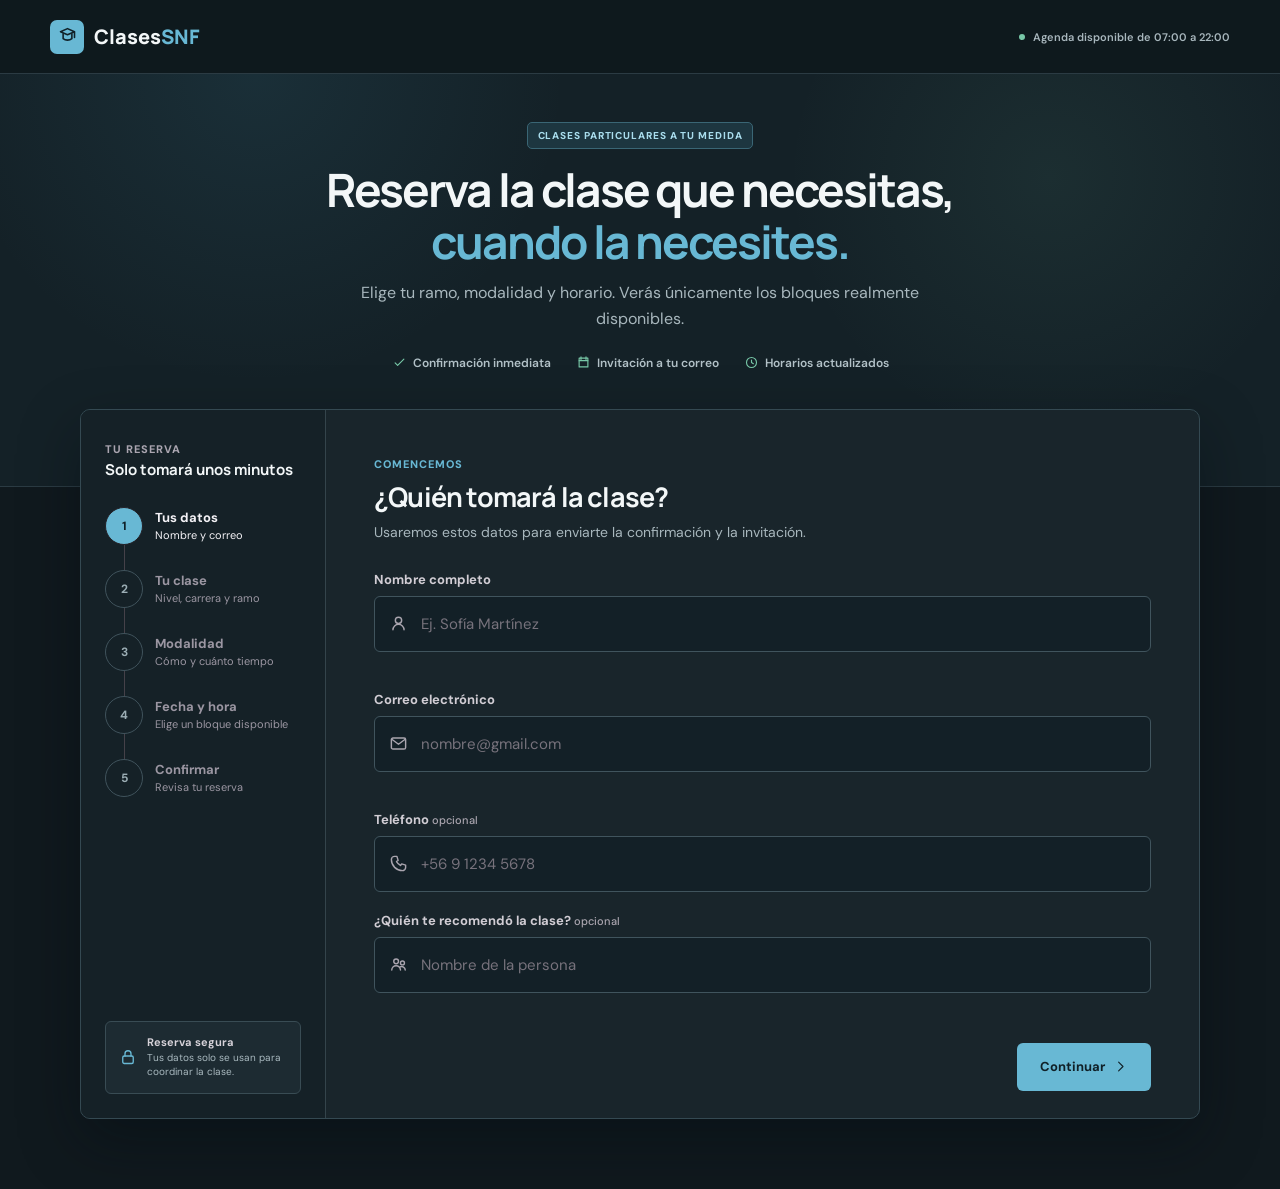
<file: index.html>
<!doctype html>
<html lang="es">
  <head>
    <meta charset="UTF-8" />
    <meta name="viewport" content="width=device-width, initial-scale=1" />
    <meta name="description" content="Reserva una clase particular según tu carrera, ramo y disponibilidad." />
    <title>ClasesSNF · Agenda tu clase</title>
    <link rel="preconnect" href="https://fonts.googleapis.com" />
    <link rel="preconnect" href="https://fonts.gstatic.com" crossorigin />
    <link href="https://fonts.googleapis.com/css2?family=DM+Sans:wght@400;500;600;700&family=Manrope:wght@600;700;800&display=swap" rel="stylesheet" />
    <link rel="stylesheet" href="styles.css?v=20260621-3" />
  </head>
  <body>
    <header class="site-header">
      <a class="brand" href="#" aria-label="ClasesSNF">
        <span class="brand-mark">
          <svg viewBox="0 0 24 24" aria-hidden="true"><path d="M4 6.5 12 3l8 3.5-8 3.5-8-3.5Z"/><path d="M7 9v5.5c2.8 2.2 7.2 2.2 10 0V9M20 7v6"/></svg>
        </span>
        <span>Clases<span>SNF</span></span>
      </a>
      <div class="header-help">
        <span class="status-dot"></span>
        Agenda disponible de 07:00 a 22:00
      </div>
    </header>

    <main>
      <section class="hero">
        <div class="hero-copy">
          <span class="pill">Clases particulares a tu medida</span>
          <h1>Reserva la clase que necesitas, <em>cuando la necesites.</em></h1>
          <p>Elige tu ramo, modalidad y horario. Verás únicamente los bloques realmente disponibles.</p>
          <div class="trust-row">
            <span><svg viewBox="0 0 24 24"><path d="m5 12.5 4 4 10-10"/></svg> Confirmación inmediata</span>
            <span><svg viewBox="0 0 24 24"><path d="M5 5h14v14H5z"/><path d="M8 3v4M16 3v4M5 9h14"/></svg> Invitación a tu correo</span>
            <span><svg viewBox="0 0 24 24"><circle cx="12" cy="12" r="8"/><path d="M12 8v4l3 2"/></svg> Horarios actualizados</span>
          </div>
        </div>
      </section>

      <section class="booking-shell">
        <aside class="steps-panel">
          <div class="steps-intro">
            <span>Tu reserva</span>
            <strong>Solo tomará unos minutos</strong>
          </div>
          <ol class="steps" id="steps">
            <li class="active" data-step-indicator="1"><i>1</i><div><strong>Tus datos</strong><span>Nombre y correo</span></div></li>
            <li data-step-indicator="2"><i>2</i><div><strong>Tu clase</strong><span>Nivel, carrera y ramo</span></div></li>
            <li data-step-indicator="3"><i>3</i><div><strong>Modalidad</strong><span>Cómo y cuánto tiempo</span></div></li>
            <li data-step-indicator="4"><i>4</i><div><strong>Fecha y hora</strong><span>Elige un bloque disponible</span></div></li>
            <li data-step-indicator="5"><i>5</i><div><strong>Confirmar</strong><span>Revisa tu reserva</span></div></li>
          </ol>
          <div class="secure-note">
            <svg viewBox="0 0 24 24"><rect x="5" y="10" width="14" height="10" rx="2"/><path d="M8 10V7a4 4 0 0 1 8 0v3"/></svg>
            <div><strong>Reserva segura</strong><span>Tus datos solo se usan para coordinar la clase.</span></div>
          </div>
        </aside>

        <div class="booking-card">
          <div class="mobile-progress">
            <div><span id="mobileStepLabel">Paso 1 de 5</span><strong id="mobileStepName">Tus datos</strong></div>
            <span id="progressPercent">20%</span>
            <div class="progress-track"><i id="progressBar"></i></div>
          </div>

          <form id="bookingForm" novalidate>
            <section class="form-step active" data-step="1">
              <div class="step-heading">
                <span class="step-kicker">Comencemos</span>
                <h2>¿Quién tomará la clase?</h2>
                <p>Usaremos estos datos para enviarte la confirmación y la invitación.</p>
              </div>
              <div class="field-grid">
                <label class="field full">
                  <span>Nombre completo</span>
                  <div class="input-wrap">
                    <svg viewBox="0 0 24 24"><circle cx="12" cy="8" r="4"/><path d="M5 20a7 7 0 0 1 14 0"/></svg>
                    <input name="name" autocomplete="name" required placeholder="Ej. Sofía Martínez" />
                  </div>
                  <small class="field-error"></small>
                </label>
                <label class="field full">
                  <span>Correo electrónico</span>
                  <div class="input-wrap">
                    <svg viewBox="0 0 24 24"><rect x="3" y="5" width="18" height="14" rx="2"/><path d="m4 7 8 6 8-6"/></svg>
                    <input name="email" type="email" autocomplete="email" required placeholder="nombre@gmail.com" />
                  </div>
                  <small class="field-error"></small>
                </label>
                <label class="field full">
                  <span>Teléfono <b>opcional</b></span>
                  <div class="input-wrap">
                    <svg viewBox="0 0 24 24"><path d="M7 3h3l1.5 5-2 1.5a15 15 0 0 0 5 5l1.5-2L21 14v3c0 2-2 4-4 4A14 14 0 0 1 3 7c0-2 2-4 4-4Z"/></svg>
                    <input name="phone" type="tel" autocomplete="tel" placeholder="+56 9 1234 5678" />
                  </div>
                </label>
                <label class="field full">
                  <span>¿Quién te recomendó la clase? <b>opcional</b></span>
                  <div class="input-wrap">
                    <svg viewBox="0 0 24 24"><circle cx="9" cy="8" r="3"/><circle cx="17" cy="10" r="2.5"/><path d="M3.5 19a5.5 5.5 0 0 1 11 0M14 15a4.5 4.5 0 0 1 6.5 4"/></svg>
                    <input name="referral" placeholder="Nombre de la persona" />
                  </div>
                </label>
              </div>
            </section>

            <section class="form-step" data-step="2">
              <div class="step-heading">
                <span class="step-kicker">Cuéntame qué necesitas</span>
                <h2>Elige tu nivel y ramo</h2>
                <p>Las opciones se adaptarán según estudies en colegio o universidad.</p>
              </div>
              <fieldset class="choice-group">
                <legend>¿Dónde estudias?</legend>
                <div class="choice-grid two">
                  <label class="choice-card">
                    <input type="radio" name="level" value="Colegio" required />
                    <span class="choice-icon coral"><svg viewBox="0 0 24 24"><path d="M4 10 12 5l8 5-8 5-8-5Z"/><path d="M7 13v4c3 2 7 2 10 0v-4"/></svg></span>
                    <span><strong>Colegio</strong><small>Enseñanza básica o media</small></span>
                    <i class="check"></i>
                  </label>
                  <label class="choice-card">
                    <input type="radio" name="level" value="Universidad" required />
                    <span class="choice-icon purple"><svg viewBox="0 0 24 24"><path d="M3 10h18M5 10v8M9 10v8M15 10v8M19 10v8M3 19h18M12 4l9 4H3l9-4Z"/></svg></span>
                    <span><strong>Universidad</strong><small>Carrera técnica o profesional</small></span>
                    <i class="check"></i>
                  </label>
                </div>
                <small class="group-error"></small>
              </fieldset>

              <div id="schoolFields" class="conditional-fields" hidden>
                <label class="field">
                  <span>Curso</span>
                  <select name="schoolGrade">
                    <option value="">Selecciona tu curso</option>
                    <optgroup label="Enseñanza básica">
                      <option>5° básico</option><option>6° básico</option><option>7° básico</option><option>8° básico</option>
                    </optgroup>
                    <optgroup label="Enseñanza media">
                      <option>1° medio</option><option>2° medio</option><option>3° medio</option><option>4° medio</option>
                    </optgroup>
                  </select>
                  <small class="field-error"></small>
                </label>
                <label class="field">
                  <span>Asignatura</span>
                  <select name="schoolSubject">
                    <option value="">Selecciona una asignatura</option>
                    <option>Matemática</option><option>Física</option><option>Química</option><option>Biología</option>
                    <option>Lenguaje</option><option>Inglés</option><option>Historia</option>
                  </select>
                  <small class="field-error"></small>
                </label>
              </div>

              <div id="universityFields" class="conditional-fields" hidden>
                <label class="field">
                  <span>Carrera</span>
                  <select name="career" id="careerSelect">
                    <option value="">Selecciona tu carrera</option>
                    <option value="Ingeniería Civil">Ingeniería Civil</option>
                    <option value="Ingeniería Comercial">Ingeniería Comercial</option>
                  </select>
                  <small class="field-error"></small>
                </label>
                <label class="field">
                  <span>Ramo</span>
                  <select name="subject" id="subjectSelect" disabled>
                    <option value="">Primero selecciona una carrera</option>
                  </select>
                  <small class="field-error"></small>
                </label>
              </div>
              <label class="field topic-field">
                <span>¿Qué contenido necesitas revisar? <b>opcional</b></span>
                <textarea name="topic" rows="3" placeholder="Ej. Derivadas parciales, preparación para una prueba..."></textarea>
              </label>
            </section>

            <section class="form-step" data-step="3">
              <div class="step-heading">
                <span class="step-kicker">Personaliza tu clase</span>
                <h2>¿Cómo prefieres estudiar?</h2>
                <p>Elige una modalidad y la duración que más te acomode.</p>
              </div>
              <fieldset class="choice-group">
                <legend>Tipo de clase</legend>
                <div class="choice-grid two">
                  <label class="choice-card">
                    <input type="radio" name="classType" value="Individual" required />
                    <span class="choice-icon green"><svg viewBox="0 0 24 24"><circle cx="12" cy="8" r="4"/><path d="M5 20a7 7 0 0 1 14 0"/></svg></span>
                    <span><strong>Individual</strong><small>Clase para una persona</small></span>
                    <i class="check"></i>
                  </label>
                  <label class="choice-card">
                    <input type="radio" name="classType" value="Grupal" required />
                    <span class="choice-icon green"><svg viewBox="0 0 24 24"><circle cx="8" cy="8" r="3"/><circle cx="17" cy="9" r="3"/><path d="M2.5 19a5.5 5.5 0 0 1 11 0M13 15a5 5 0 0 1 8.5 4"/></svg></span>
                    <span><strong>Grupal</strong><small>Clase para dos o más personas</small></span>
                    <i class="check"></i>
                  </label>
                </div>
                <small class="group-error"></small>
              </fieldset>

              <div class="group-members" id="groupMembers" hidden>
                <div class="group-members-heading">
                  <div><strong>Correos de los integrantes</strong><span>Todos recibirán la invitación de Calendar.</span></div>
                  <button type="button" id="addMemberButton"><svg viewBox="0 0 24 24"><path d="M12 5v14M5 12h14"/></svg> Agregar correo</button>
                </div>
                <div id="memberEmailList"></div>
                <small class="group-members-error" id="memberEmailsError"></small>
              </div>

              <fieldset class="choice-group">
                <legend>Modalidad</legend>
                <div class="choice-grid three">
                  <label class="choice-card vertical">
                    <input type="radio" name="modality" value="Online" required />
                    <span class="choice-icon blue"><svg viewBox="0 0 24 24"><rect x="3" y="5" width="18" height="13" rx="2"/><path d="M8 21h8M12 18v3"/></svg></span>
                    <span><strong>Online</strong><small>Google Meet</small></span><i class="check"></i>
                  </label>
                  <label class="choice-card vertical">
                    <input type="radio" name="modality" value="Universidad" required />
                    <span class="choice-icon purple"><svg viewBox="0 0 24 24"><path d="M4 20h16M6 20V9l6-4 6 4v11M9 12h6M9 16h6"/></svg></span>
                    <span><strong>Universidad</strong><small>Punto acordado</small></span><i class="check"></i>
                  </label>
                  <label class="choice-card vertical">
                    <input type="radio" name="modality" value="A domicilio" required />
                    <span class="choice-icon green"><svg viewBox="0 0 24 24"><path d="m3 11 9-7 9 7M5 10v10h14V10M9 20v-6h6v6"/></svg></span>
                    <span><strong>A domicilio</strong><small>Voy a tu dirección</small></span><i class="check"></i>
                  </label>
                </div>
                <small class="group-error"></small>
              </fieldset>

              <label class="field location-field" id="universityLocationField" hidden>
                <span>Lugar de la clase en la universidad</span>
                <div class="input-wrap">
                  <svg viewBox="0 0 24 24"><path d="M20 10c0 5-8 11-8 11S4 15 4 10a8 8 0 1 1 16 0Z"/><circle cx="12" cy="10" r="2.5"/></svg>
                  <select name="universityLocation">
                    <option value="">Selecciona una biblioteca</option>
                    <option>Biblioteca Edificio A</option>
                    <option>Biblioteca Edificio F</option>
                    <option>Biblioteca Edificio C</option>
                  </select>
                </div>
                <small class="field-error"></small>
                <div class="important-notice location-note">
                  <svg viewBox="0 0 24 24"><circle cx="12" cy="12" r="9"/><path d="M12 11v5M12 8h.01"/></svg>
                  <span><strong>Importante</strong>Esta es la ubicación ideal, pero está sujeta a disponibilidad.</span>
                </div>
              </label>

              <label class="field location-field" id="homeLocationField" hidden>
                <span>Dirección de la clase</span>
                <div class="input-wrap">
                  <svg viewBox="0 0 24 24"><path d="M20 10c0 5-8 11-8 11S4 15 4 10a8 8 0 1 1 16 0Z"/><circle cx="12" cy="10" r="2.5"/></svg>
                  <input name="homeLocation" placeholder="Calle, número y comuna" />
                </div>
                <small class="field-error"></small>
              </label>
              <div class="travel-quote" id="travelQuote" hidden>
                <svg viewBox="0 0 24 24"><path d="M4 17h16M6 17l1-7h10l1 7M8 10l1-3h6l1 3M7 20h.01M17 20h.01"/></svg>
                <div><span>Costo adicional por clase a domicilio</span><strong id="travelQuotePrice"></strong><small id="travelQuoteDetail"></small></div>
              </div>

              <fieldset class="choice-group duration-group">
                <legend>Duración</legend>
                <div class="duration-grid" id="durationGrid">
                  <label><input type="radio" name="duration" value="60" required /><span><strong>1 hora</strong><small data-price="60">$15.000</small></span></label>
                  <label><input type="radio" name="duration" value="90" required /><span><strong>1,5 horas</strong><small data-price="90">$22.500</small></span></label>
                  <label><input type="radio" name="duration" value="120" required /><span><strong>2 horas</strong><small data-price="120">$30.000</small></span></label>
                </div>
                <p class="price-note">Valor base: <strong>$15.000 por hora</strong>. El total se muestra antes de confirmar.</p>
                <small class="group-error"></small>
              </fieldset>
            </section>

            <section class="form-step schedule-step" data-step="4">
              <div class="step-heading">
                <span class="step-kicker">Horarios disponibles</span>
                <h2>Elige el día y la hora</h2>
                <p>Solo mostramos bloques compatibles con la duración elegida y la agenda actual.</p>
              </div>
              <div class="schedule-layout">
                <div class="calendar">
                  <div class="calendar-header">
                    <button type="button" id="previousMonth" aria-label="Mes anterior"><svg viewBox="0 0 24 24"><path d="m15 5-7 7 7 7"/></svg></button>
                    <strong id="monthTitle"></strong>
                    <button type="button" id="nextMonth" aria-label="Mes siguiente"><svg viewBox="0 0 24 24"><path d="m9 5 7 7-7 7"/></svg></button>
                  </div>
                  <div class="weekdays"><span>Lun</span><span>Mar</span><span>Mié</span><span>Jue</span><span>Vie</span><span>Sáb</span><span>Dom</span></div>
                  <div class="calendar-days" id="calendarDays"></div>
                  <div class="calendar-legend"><i></i> Día con horarios disponibles</div>
                </div>
                <div class="time-panel">
                  <div class="time-heading">
                    <div><span>Horarios para</span><strong id="selectedDateLabel">Selecciona un día</strong></div>
                    <button type="button" id="refreshAvailability" title="Actualizar disponibilidad"><svg viewBox="0 0 24 24"><path d="M20 11a8 8 0 1 0-2 5.5M20 5v6h-6"/></svg></button>
                  </div>
                  <div class="availability-status" id="availabilityStatus"></div>
                  <div class="time-slots" id="timeSlots">
                    <div class="slot-placeholder"><svg viewBox="0 0 24 24"><path d="M5 5h14v14H5zM8 3v4M16 3v4M5 9h14"/></svg><span>Selecciona una fecha para ver las horas.</span></div>
                  </div>
                </div>
              </div>
              <div class="multi-booking-bar">
                <div><strong>¿Quieres agendar más de una?</strong><span>Selecciona un horario y agrégalo. Luego puedes elegir otra fecha.</span></div>
                <button type="button" id="addSessionButton" disabled><svg viewBox="0 0 24 24"><path d="M12 5v14M5 12h14"/></svg> Agregar esta clase</button>
              </div>
              <div class="selected-sessions" id="selectedSessions" hidden>
                <div class="selected-sessions-heading"><strong>Clases seleccionadas</strong><span id="selectedSessionsCount"></span></div>
                <div id="selectedSessionsList"></div>
              </div>
              <small class="schedule-error" id="scheduleError"></small>
            </section>

            <section class="form-step" data-step="5">
              <div class="step-heading">
                <span class="step-kicker">Ya casi está</span>
                <h2>Revisa y confirma tu clase</h2>
                <p>Al confirmar recibirás una invitación de Google Calendar en tu correo.</p>
              </div>
              <div class="summary-card">
                <div class="summary-main">
                  <span class="summary-date"><strong id="summaryDay"></strong><small id="summaryMonth"></small></span>
                  <div><span id="summarySubject"></span><h3 id="summaryTitle"></h3><p id="summaryDateTime"></p></div>
                </div>
                <div class="summary-sessions" id="summarySessions" hidden></div>
                <div class="summary-grid">
                  <div><svg viewBox="0 0 24 24"><circle cx="12" cy="12" r="8"/><path d="M12 8v4l3 2"/></svg><span>Duración<strong id="summaryDuration"></strong></span></div>
                  <div><svg viewBox="0 0 24 24"><path d="M20 10c0 5-8 11-8 11S4 15 4 10a8 8 0 1 1 16 0Z"/><circle cx="12" cy="10" r="2.5"/></svg><span>Modalidad<strong id="summaryModality"></strong></span></div>
                  <div><svg viewBox="0 0 24 24"><circle cx="12" cy="8" r="4"/><path d="M5 20a7 7 0 0 1 14 0"/></svg><span>Estudiante<strong id="summaryStudent"></strong></span></div>
                  <div><svg viewBox="0 0 24 24"><circle cx="8" cy="8" r="3"/><circle cx="17" cy="9" r="3"/><path d="M2.5 19a5.5 5.5 0 0 1 11 0M13 15a5 5 0 0 1 8.5 4"/></svg><span>Tipo de clase<strong id="summaryClassType"></strong></span></div>
                  <div><svg viewBox="0 0 24 24"><rect x="3" y="5" width="18" height="14" rx="2"/><path d="m4 7 8 6 8-6"/></svg><span>Invitación a<strong id="summaryEmail"></strong></span></div>
                </div>
                <div class="summary-breakdown" id="summaryTravelBreakdown" hidden><span>Clase</span><strong id="summaryBasePrice"></strong><span>Adicional a domicilio</span><strong id="summaryTravelPrice"></strong></div>
                <div class="summary-total"><span>Total de la clase<small>Clase y traslado, cuando corresponda</small></span><strong id="summaryPrice"></strong></div>
              </div>
              <label class="terms"><input type="checkbox" name="terms" required /><i></i><span>Confirmo que los datos son correctos y acepto que me contacten para coordinar esta clase.</span></label>
              <small class="terms-error"></small>
              <div class="calendar-notice"><svg viewBox="0 0 24 24"><path d="M5 5h14v14H5zM8 3v4M16 3v4M5 9h14"/><path d="m9 14 2 2 4-4"/></svg><span>La reserva se agregará automáticamente al calendario y recibirás la invitación en <strong id="noticeEmail"></strong>.</span></div>
            </section>

            <div class="form-alert" id="formAlert" role="alert"></div>
            <div class="form-actions">
              <button class="button back" id="backButton" type="button" hidden><svg viewBox="0 0 24 24"><path d="m15 5-7 7 7 7"/></svg> Atrás</button>
              <span></span>
              <button class="button primary" id="nextButton" type="button">Continuar <svg viewBox="0 0 24 24"><path d="m9 5 7 7-7 7"/></svg></button>
              <button class="button primary confirm" id="submitButton" type="submit" hidden>Confirmar reserva <svg viewBox="0 0 24 24"><path d="m5 12.5 4 4 10-10"/></svg></button>
            </div>
          </form>
        </div>
      </section>
    </main>

    <dialog id="successDialog" class="success-dialog">
      <div class="success-icon"><svg viewBox="0 0 24 24"><path d="m5 12.5 4 4 10-10"/></svg></div>
      <span class="step-kicker">Reserva confirmada</span>
      <h2>¡Tu clase quedó agendada!</h2>
      <p id="successMessage"></p>
      <div class="success-details" id="successDetails"></div>
      <a class="button calendar-link" id="calendarLink" target="_blank" rel="noopener" hidden>Ver evento en Google Calendar</a>
      <button class="button primary" id="newBookingButton" type="button">Agendar otra clase</button>
    </dialog>

    <div class="toast" id="toast" role="status"></div>
    <script src="app.js?v=20260621-3"></script>
  </body>
</html>
</file>
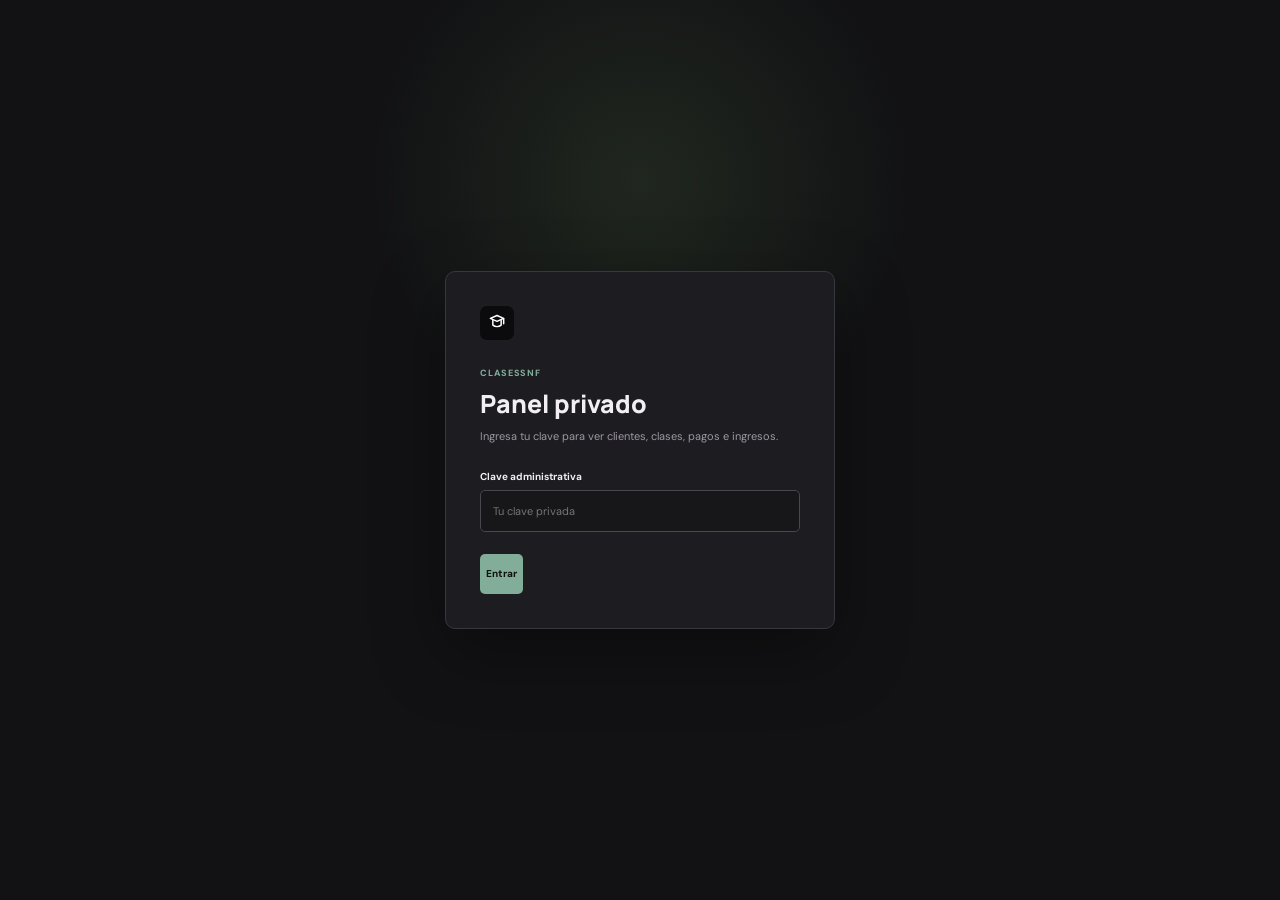
<file: admin.html>
<!doctype html>
<html lang="es">
  <head>
    <meta charset="UTF-8" />
    <meta name="viewport" content="width=device-width, initial-scale=1" />
    <meta name="robots" content="noindex,nofollow" />
    <title>ClasesSNF · Panel privado</title>
    <link rel="preconnect" href="https://fonts.googleapis.com" />
    <link rel="preconnect" href="https://fonts.gstatic.com" crossorigin />
    <link href="https://fonts.googleapis.com/css2?family=DM+Sans:wght@400;500;600;700&family=Manrope:wght@600;700;800&display=swap" rel="stylesheet" />
    <link rel="stylesheet" href="admin.css?v=20260625-1" />
  </head>
  <body>
    <div class="login-screen" id="loginScreen">
      <form class="login-card" id="loginForm">
        <span class="logo"><svg viewBox="0 0 24 24"><path d="M4 6.5 12 3l8 3.5-8 3.5-8-3.5Z"/><path d="M7 9v5.5c2.8 2.2 7.2 2.2 10 0V9M20 7v6"/></svg></span>
        <span class="eyebrow">ClasesSNF</span>
        <h1>Panel privado</h1>
        <p>Ingresa tu clave para ver clientes, clases, pagos e ingresos.</p>
        <label><span>Clave administrativa</span><input id="adminKey" type="password" required autocomplete="current-password" placeholder="Tu clave privada" /></label>
        <small id="loginError"></small>
        <button type="submit">Entrar</button>
      </form>
    </div>

    <div class="dashboard" id="dashboard" hidden>
      <aside class="sidebar">
        <a class="brand" href="index.html"><span class="logo"><svg viewBox="0 0 24 24"><path d="M4 6.5 12 3l8 3.5-8 3.5-8-3.5Z"/><path d="M7 9v5.5c2.8 2.2 7.2 2.2 10 0V9M20 7v6"/></svg></span><span>ClasesSNF</span></a>
        <nav>
          <button class="active" data-section="overview"><svg viewBox="0 0 24 24"><path d="M4 13h6V4H4v9ZM14 20h6v-9h-6v9ZM4 20h6v-3H4v3ZM14 7h6V4h-6v3Z"/></svg>Resumen</button>
          <button data-section="upcoming"><svg viewBox="0 0 24 24"><rect x="4" y="5" width="16" height="15" rx="2"/><path d="M8 3v4M16 3v4M4 9h16"/></svg>Próximas clases</button>
          <button data-section="history"><svg viewBox="0 0 24 24"><path d="M4 12a8 8 0 1 0 2-5.3M4 4v5h5"/><path d="M12 8v5l3 2"/></svg>Historial</button>
          <button data-section="clients"><svg viewBox="0 0 24 24"><circle cx="9" cy="8" r="3"/><circle cx="17" cy="10" r="2.5"/><path d="M3.5 19a5.5 5.5 0 0 1 11 0M14 15a4.5 4.5 0 0 1 6.5 4"/></svg>Clientes frecuentes</button>
        </nav>
        <div class="sidebar-bottom">
          <a href="index.html" target="_blank">Ver página pública ↗</a>
          <button id="logoutButton">Cerrar sesión</button>
        </div>
      </aside>

      <main>
        <header>
          <div><span class="eyebrow">Administración</span><h1 id="sectionTitle">Resumen</h1></div>
          <div class="header-actions">
            <button class="reminder-button" id="recordingButton"><svg viewBox="0 0 24 24"><rect x="3" y="6" width="13" height="12" rx="2"/><path d="m16 10 5-3v10l-5-3"/></svg><span id="recordingLabel">Activar envío de grabaciones</span></button>
            <button class="reminder-button" id="reminderButton"><svg viewBox="0 0 24 24"><path d="M18 8a6 6 0 0 0-12 0c0 7-3 7-3 9h18c0-2-3-2-3-9M10 21h4"/></svg><span id="reminderLabel">Activar recordatorio diario</span></button>
            <button class="refresh" id="refreshButton"><svg viewBox="0 0 24 24"><path d="M20 11a8 8 0 1 0-2 5.5M20 5v6h-6"/></svg>Actualizar</button>
          </div>
        </header>

        <div class="loading" id="loading"><i></i><span>Consultando Google Calendar...</span></div>
        <div id="content" hidden>
          <section class="page-section active" data-page="overview">
            <div class="metrics" id="metrics"></div>
            <div class="overview-grid">
              <article class="panel"><div class="panel-heading"><div><span class="eyebrow">Agenda</span><h2>Próximas clases</h2></div><button data-go="upcoming">Ver todas</button></div><div id="overviewUpcoming"></div></article>
              <article class="panel"><div class="panel-heading"><div><span class="eyebrow">Clientes</span><h2>Más frecuentes</h2></div><button data-go="clients">Ver todos</button></div><div id="overviewFrequent"></div></article>
              <article class="panel university-settings">
                <div class="panel-heading"><div><span class="eyebrow">Modalidad universidad</span><h2>Días habilitados</h2></div><span class="settings-state" id="universityDaysState"></span></div>
                <div class="university-days" id="universityDays">
                  <label><input type="checkbox" value="1"><span>Lun</span></label>
                  <label><input type="checkbox" value="2"><span>Mar</span></label>
                  <label><input type="checkbox" value="3"><span>Mié</span></label>
                  <label><input type="checkbox" value="4"><span>Jue</span></label>
                  <label><input type="checkbox" value="5"><span>Vie</span></label>
                  <label><input type="checkbox" value="6"><span>Sáb</span></label>
                  <label><input type="checkbox" value="0"><span>Dom</span></label>
                </div>
                <div class="settings-footer"><p>Los días desactivados no mostrarán horarios para clases en la universidad.</p><button type="button" id="saveUniversityDays">Guardar días</button></div>
              </article>
            </div>
          </section>
          <section class="page-section" data-page="upcoming">
            <div class="section-toolbar"><p>Clases que todavía no se han realizado.</p><input class="search" data-search="upcoming" placeholder="Buscar cliente o ramo..." /></div>
            <div class="panel table-panel"><div id="upcomingTable"></div></div>
          </section>
          <section class="page-section" data-page="history">
            <div class="section-toolbar"><p>Clases realizadas y estado de sus pagos.</p><input class="search" data-search="history" placeholder="Buscar cliente o ramo..." /></div>
            <div class="panel table-panel"><div id="historyTable"></div></div>
          </section>
          <section class="page-section" data-page="clients">
            <div class="section-toolbar"><p>Ordenados por cantidad total de clases.</p><input class="search" data-search="clients" placeholder="Buscar cliente..." /></div>
            <div class="client-grid" id="clientGrid"></div>
          </section>
        </div>
      </main>
    </div>
    <dialog class="payment-dialog" id="paymentDialog">
      <div class="dialog-heading">
        <div><span class="eyebrow" id="paymentDialogEyebrow">Detalle financiero</span><h2 id="paymentDialogTitle"></h2></div>
        <button type="button" id="closePaymentDialog" aria-label="Cerrar"><svg viewBox="0 0 24 24"><path d="m6 6 12 12M18 6 6 18"/></svg></button>
      </div>
      <div class="dialog-total"><span id="paymentDialogCount"></span><strong id="paymentDialogTotal"></strong></div>
      <div class="payment-detail-list" id="paymentDetailList"></div>
    </dialog>
    <dialog class="edit-dialog" id="editClassDialog">
      <form id="editClassForm" method="dialog">
        <div class="dialog-heading">
          <div><span class="eyebrow">Editar clase</span><h2 id="editDialogTitle">Modificar reserva</h2></div>
          <button type="button" id="closeEditDialog" aria-label="Cerrar"><svg viewBox="0 0 24 24"><path d="m6 6 12 12M18 6 6 18"/></svg></button>
        </div>
        <div class="edit-grid">
          <input type="hidden" name="eventId" />
          <label><span>Estudiante</span><input name="name" required /></label>
          <label><span>Correo</span><input name="email" type="email" required /></label>
          <label><span>Nivel</span><select name="level" required><option>Colegio</option><option>Universidad</option></select></label>
          <label><span>Carrera/curso</span><input name="course" required /></label>
          <label><span>Ramo</span><input name="subject" required /></label>
          <label><span>Tipo</span><select name="classType"><option>Individual</option><option>Grupal</option></select></label>
          <label><span>Correos integrantes</span><input name="groupEmails" placeholder="correo1@gmail.com, correo2@gmail.com" /></label>
          <label><span>Fecha</span><input name="date" type="date" required /></label>
          <label><span>Hora inicio</span><input name="start" type="time" step="1800" required /></label>
          <label><span>Duración</span><select name="duration" required><option value="60">1 hora</option><option value="90">1 hora 30 min</option><option value="120">2 horas</option></select></label>
          <label><span>Modalidad</span><select name="modality" required><option>Online</option><option>Universidad</option><option>A domicilio</option></select></label>
          <label class="wide"><span>Lugar</span><input name="location" required placeholder="Google Meet, biblioteca o dirección" /></label>
          <label class="wide"><span>Contenido</span><textarea name="topic" rows="3" placeholder="Contenido de la clase"></textarea></label>
          <label><span>Teléfono</span><input name="phone" /></label>
          <label><span>Recomendado por</span><input name="referral" /></label>
        </div>
        <p class="edit-warning">Al guardar, se actualizará Google Calendar y se enviará aviso al cliente.</p>
        <small class="edit-error" id="editClassError"></small>
        <div class="dialog-actions">
          <button type="button" id="cancelEditClass">Cancelar</button>
          <button type="submit" id="saveEditClass">Guardar cambios</button>
        </div>
      </form>
    </dialog>
    <div class="toast" id="toast"></div>
    <script src="admin.js?v=20260625-1"></script>
  </body>
</html>
</file>
<file: styles.css>
:root {
  --ink: #18171b;
  --muted: #706d75;
  --line: #dedce1;
  --surface: #fff;
  --soft: #f3f2f4;
  --primary: #527565;
  --primary-dark: #3f5d50;
  --primary-soft: #e5ece8;
  --green: #276e59;
  --danger: #9b3c43;
  --shadow: 0 18px 48px rgba(20, 18, 24, .09);
}

* { box-sizing: border-box; }
html { min-width: 320px; background: #f3f2f4; }
body { margin: 0; overflow-x: hidden; color: var(--ink); font-family: "DM Sans", system-ui, sans-serif; -webkit-font-smoothing: antialiased; }
button, input, select, textarea { font: inherit; }
button { color: inherit; }
svg { display: block; fill: none; stroke: currentColor; stroke-linecap: round; stroke-linejoin: round; stroke-width: 1.8; }
[hidden] { display: none !important; }

.site-header {
  display: flex; align-items: center; justify-content: space-between; height: 74px; padding: 0 max(24px, calc((100% - 1180px) / 2));
  border-bottom: 1px solid var(--line); background: rgba(255,255,255,.96); backdrop-filter: blur(8px);
}
.brand { display: flex; align-items: center; gap: 10px; color: var(--ink); font-family: Manrope, sans-serif; font-size: 20px; font-weight: 800; text-decoration: none; }
.brand > span:last-child span { color: var(--primary); }
.brand-mark { display: grid; width: 34px; height: 34px; place-items: center; border-radius: 7px; color: #fff; background: #211f25; }
.brand-mark svg { width: 21px; }
.header-help { display: flex; align-items: center; gap: 8px; color: var(--muted); font-size: 11px; font-weight: 600; }
.status-dot { width: 6px; height: 6px; border-radius: 50%; background: var(--green); }

.hero { padding: 48px 24px 115px; border-bottom: 1px solid var(--line); background: #eeedef; text-align: center; }
.hero-copy { max-width: 750px; margin: auto; }
.pill, .step-kicker { display: inline-block; color: var(--primary); font-size: 10px; font-weight: 800; letter-spacing: .09em; text-transform: uppercase; }
.pill { padding: 6px 10px; border: 1px solid #d8d4e3; border-radius: 5px; background: #e7e4eb; }
.hero h1 { margin: 15px auto 12px; overflow-wrap: anywhere; font-family: Manrope, sans-serif; font-size: clamp(30px, 4vw, 46px); line-height: 1.13; letter-spacing: -.045em; }
.hero h1 em { color: var(--primary); font-style: normal; }
.hero > div > p { max-width: 560px; margin: auto; color: var(--muted); font-size: 14px; line-height: 1.65; }
.trust-row { display: flex; justify-content: center; gap: 25px; margin-top: 22px; color: #676271; font-size: 10px; font-weight: 600; }
.trust-row span { display: flex; align-items: center; gap: 6px; }
.trust-row svg { width: 15px; color: var(--green); }

.booking-shell { display: grid; grid-template-columns: 245px minmax(0,1fr); width: min(1120px, calc(100% - 40px)); min-height: 660px; margin: -78px auto 70px; overflow: hidden; border: 1px solid #d7d5da; border-radius: 10px; background: var(--surface); box-shadow: var(--shadow); }
.steps-panel { display: flex; flex-direction: column; padding: 32px 24px 24px; border-right: 1px solid var(--line); background: #f4f3f5; }
.steps-intro { display: grid; margin-bottom: 27px; }
.steps-intro span { color: #aaa5b0; font-size: 9px; font-weight: 800; letter-spacing: .09em; text-transform: uppercase; }
.steps-intro strong { margin-top: 3px; font-family: Manrope, sans-serif; font-size: 13px; }
.steps { position: relative; display: grid; gap: 22px; margin: 0; padding: 0; list-style: none; }
.steps::before { position: absolute; top: 18px; bottom: 18px; left: 16px; width: 1px; background: #dedbe4; content: ""; }
.steps li { position: relative; display: flex; align-items: center; gap: 12px; color: #9b96a2; }
.steps i { position: relative; z-index: 1; display: grid; width: 32px; height: 32px; flex: 0 0 auto; place-items: center; border: 1px solid #d4d1d8; border-radius: 50%; background: #f4f3f5; font-size: 10px; font-style: normal; font-weight: 700; }
.steps div { display: grid; gap: 2px; }
.steps strong { font-size: 11px; }
.steps span { font-size: 9px; }
.steps li.active { color: var(--ink); }
.steps li.active i { color: #fff; border-color: #242127; background: #242127; }
.steps li.complete i { overflow: hidden; color: transparent; border-color: #b8b3c4; background: #e5e2e9; }
.steps li.complete i::after { position: absolute; color: var(--primary); content: "✓"; font-size: 12px; }
.secure-note { display: flex; gap: 10px; margin-top: auto; padding: 13px; border: 1px solid #dedbe1; border-radius: 6px; color: #817b88; background: #ebe9ed; }
.secure-note svg { width: 18px; flex: 0 0 auto; color: #8275d1; }
.secure-note div { display: grid; gap: 2px; }
.secure-note strong { color: #605b65; font-size: 9px; }
.secure-note span { font-size: 8px; line-height: 1.45; }

.booking-card { min-width: 0; }
.mobile-progress { display: none; }
#bookingForm { display: flex; min-height: 660px; flex-direction: column; }
.form-step { display: none; padding: 42px 48px 20px; animation: enter .24s ease; }
.form-step.active { display: block; }
@keyframes enter { from { opacity: 0; transform: translateX(8px); } }
.step-heading { margin-bottom: 28px; }
.step-heading h2 { margin: 5px 0 7px; font-family: Manrope, sans-serif; font-size: 23px; letter-spacing: -.03em; }
.step-heading p { margin: 0; color: var(--muted); font-size: 11px; }
.field-grid, .conditional-fields { display: grid; grid-template-columns: 1fr 1fr; gap: 20px; }
.field { display: grid; gap: 8px; }
.field.full { grid-column: 1/-1; }
.field > span, .choice-group legend { color: #5e5966; font-size: 11px; font-weight: 700; }
.field > span b { color: #aaa5af; font-weight: 500; }
.input-wrap { display: flex; align-items: center; gap: 11px; height: 49px; padding: 0 14px; border: 1px solid #d7d4da; border-radius: 6px; background: #fff; transition: .15s ease; }
.input-wrap:focus-within { border-color: #625778; box-shadow: 0 0 0 2px rgba(73,61,117,.08); }
.input-wrap svg { width: 19px; flex: 0 0 auto; color: #aaa5af; }
.input-wrap input { width: 100%; border: 0; outline: 0; color: var(--ink); background: transparent; font-size: 13px; }
.input-wrap select { width:100%; height:100%; border:0; outline:0; color:var(--ink); background:transparent; font-size:13px; }
.important-notice { display:flex; align-items:flex-start; gap:9px; padding:10px 11px; border:1px solid #7b6538; border-radius:5px; color:#f2dfb4; background:#362d1d; font-size:11px; font-weight:600; line-height:1.45; }
.important-notice svg { width:18px; flex:0 0 auto; margin-top:1px; color:var(--amber); }
.important-notice span { display:block; }
.important-notice strong { display:block; margin-bottom:2px; color:#f0ca7d; font-size:9px; letter-spacing:.06em; text-transform:uppercase; }
.location-note { margin-top:2px; }
input::placeholder, textarea::placeholder { color: #b1adb7; }
.field select, .field textarea { width: 100%; border: 1px solid #d7d4da; border-radius: 5px; outline: 0; color: var(--ink); background: #fff; font-size: 12px; }
.field select { height: 49px; padding: 0 13px; font-size:13px; }
.field select:disabled { color:#716d76; opacity:.65; cursor:not-allowed; }
.field textarea { padding: 11px; resize: vertical; }
.field select:focus, .field textarea:focus { border-color: #625778; box-shadow: 0 0 0 2px rgba(73,61,117,.08); }
.field-error, .group-error, .schedule-error, .terms-error { min-height: 11px; color: var(--danger); font-size: 9px; }
.field.invalid .input-wrap, .field.invalid select, .field.invalid textarea { border-color: #e38b91; }
.choice-group { margin: 0 0 22px; padding: 0; border: 0; }
.choice-group legend { margin-bottom: 9px; }
.choice-grid { display: grid; gap: 11px; }
.choice-grid.two { grid-template-columns: 1fr 1fr; }
.choice-grid.three { grid-template-columns: repeat(3, 1fr); }
.choice-card { position: relative; display: flex; align-items: center; gap: 14px; min-height: 86px; padding: 16px; border: 1px solid #dcd9df; border-radius: 7px; cursor: pointer; transition: .15s ease; }
.choice-card:hover { border-color: #88828e; }
.choice-card:has(input:checked) { border-color: #465e53; background: #f1f5f3; box-shadow: inset 3px 0 #527565; }
.choice-card input { position: absolute; opacity: 0; }
.choice-icon { display: grid; width: 44px; height: 44px; flex: 0 0 auto; place-items: center; border-radius: 6px; }
.choice-icon svg { width: 22px; }
.choice-icon.coral { color: #74483f; background: #eee5e2; }
.choice-icon.purple { color: var(--primary); background: #e3ebe7; }
.choice-icon.blue { color: #3f596d; background: #e4e9ed; }
.choice-icon.green { color: var(--green); background: #e2e9e6; }
.choice-card > span:nth-of-type(2) { display: grid; gap: 2px; }
.choice-card strong { font-size: 13px; }
.choice-card small { color: var(--muted); font-size: 9px; }
.check { position: absolute; top: 9px; right: 9px; display: none; width: 15px; height: 15px; place-items: center; border-radius: 3px; color: #fff; background: #322d38; }
.check::after { content: "✓"; font-size: 9px; font-style: normal; }
.choice-card:has(input:checked) .check { display: grid; }
.choice-card.vertical { min-height: 130px; flex-direction: column; justify-content: center; text-align: center; }
.conditional-fields { margin: 3px 0 22px; padding: 20px; border: 1px solid #e1dfe3; border-radius: 7px; background: #f5f4f6; }
.topic-field { margin-top: 6px; }
.location-field { margin: -8px 0 20px; }
.travel-quote { display:flex; align-items:center; gap:11px; margin:-8px 0 20px; padding:11px 13px; border:1px solid #3b6979; border-radius:5px; background:#1b333d; }
.travel-quote svg { width:22px; flex:0 0 auto; color:var(--primary); }
.travel-quote div { display:grid; grid-template-columns:1fr auto; width:100%; gap:2px 10px; }
.travel-quote span { color:#add3e1; font-size:9px; }
.travel-quote strong { grid-row:1/3; grid-column:2; align-self:center; color:#c9ebf5; font:700 12px Manrope,sans-serif; }
.travel-quote small { color:#8eb0bc; font-size:8px; }
.group-members { margin: -8px 0 22px; padding: 15px; border: 1px solid #dedbe1; border-radius: 6px; background: #f5f4f6; }
.group-members-heading { display: flex; align-items: center; justify-content: space-between; gap: 12px; margin-bottom: 10px; }
.group-members-heading > div { display: grid; gap: 2px; }
.group-members-heading strong { font-size: 10px; }
.group-members-heading span { color: var(--muted); font-size: 8px; }
.group-members-heading button { display: inline-flex; align-items: center; gap: 5px; padding: 6px 8px; border: 0; border-radius: 4px; color: var(--primary); background: var(--primary-soft); font-size: 8px; font-weight: 700; cursor: pointer; }
.group-members-heading button svg { width: 13px; }
#memberEmailList { display: grid; gap: 8px; }
.member-email-row { display: grid; grid-template-columns: 1fr 32px; gap: 7px; }
.member-email-row .input-wrap { height: 38px; }
.remove-member { display: grid; width: 32px; height: 38px; place-items: center; border: 0; border-radius: 4px; color: var(--muted); background: transparent; cursor: pointer; }
.remove-member:hover { color: var(--danger); background: var(--soft); }
.remove-member svg { width: 15px; }
.group-members-error { display: block; min-height: 11px; margin-top: 5px; color: var(--danger); font-size: 9px; }
.duration-group { margin-top: 2px; }
.duration-grid { display: grid; grid-template-columns: repeat(3,1fr); gap: 10px; }
.duration-grid label { cursor: pointer; }
.duration-grid label.disabled { opacity:.35; cursor:not-allowed; }
.duration-grid label.disabled span { border-style:dashed; }
.duration-grid input { position: absolute; opacity: 0; }
.duration-grid span { display: grid; place-items: center; min-height: 76px; border: 1px solid #dcd9df; border-radius: 6px; transition: .15s ease; }
.duration-grid input:checked + span { border-color: #3f3946; color: #302a39; background: #ebe8ee; box-shadow: inset 0 -2px var(--primary); }
.duration-grid strong { font-size: 13px; }
.duration-grid small { margin-top: -8px; color: var(--muted); font-size: 10px; }
.price-note { margin: 9px 2px 0; color: var(--muted); font-size: 9px; }

.schedule-step { padding-right: 36px; padding-left: 36px; }
.schedule-layout { display: grid; grid-template-columns: 1fr .8fr; overflow: hidden; border: 1px solid var(--line); border-radius: 7px; }
.calendar { padding: 18px; border-right: 1px solid var(--line); }
.calendar-header { display: flex; align-items: center; justify-content: space-between; margin-bottom: 15px; }
.calendar-header strong { font-family: Manrope, sans-serif; font-size: 12px; text-transform: capitalize; }
.calendar-header button, .time-heading button { display: grid; width: 30px; height: 30px; place-items: center; border: 0; border-radius: 8px; color: #817c87; background: transparent; cursor: pointer; }
.calendar-header button:hover, .time-heading button:hover { background: var(--soft); }
.calendar-header svg, .time-heading button svg { width: 16px; }
.weekdays, .calendar-days { display: grid; grid-template-columns: repeat(7, 1fr); text-align: center; }
.weekdays span { padding: 5px 0 9px; color: #aaa5af; font-size: 8px; font-weight: 700; text-transform: uppercase; }
.calendar-day { position: relative; display: grid; width: 34px; height: 34px; margin: 2px auto; place-items: center; border: 0; border-radius: 50%; color: #58535e; background: transparent; font-size: 10px; cursor: pointer; }
.calendar-day:hover:not(:disabled) { background: var(--primary-soft); }
.calendar-day.available::after { position: absolute; bottom: 3px; width: 3px; height: 3px; border-radius: 50%; background: var(--primary); content: ""; }
.calendar-day.today { box-shadow: inset 0 0 0 1px #c7c1d0; }
.calendar-day.selected { color: #fff; background: #29252d; }
.calendar-day.selected::after { background: #fff; }
.calendar-day:disabled { color: #d2ced6; cursor: default; }
.calendar-day.other-month { color: #c4c0c9; }
.calendar-legend { display: flex; align-items: center; gap: 6px; margin: 12px 3px 0; color: #98939d; font-size: 8px; }
.calendar-legend i { width: 5px; height: 5px; border-radius: 50%; background: var(--primary); }
.time-panel { min-height: 315px; padding: 18px; background: #f5f4f6; }
.time-heading { display: flex; align-items: center; justify-content: space-between; margin-bottom: 13px; }
.time-heading div { display: grid; gap: 2px; }
.time-heading span { color: #aaa5af; font-size: 8px; text-transform: uppercase; }
.time-heading strong { font-size: 11px; text-transform: capitalize; }
.availability-status { margin-bottom:8px; padding:7px 9px; border-radius:4px; color:var(--muted); background:#262429; font-size:10px; font-weight:600; line-height:1.35; }
.availability-status.live { color: var(--green); }
.availability-status.warning { color:#f2d79e; border:1px solid #745c2f; background:#332918; }
.time-slots { display: grid; grid-template-columns: 1fr 1fr; gap: 7px; max-height: 255px; overflow-y: auto; padding-right: 2px; }
.time-slot { height: 35px; border: 1px solid #d7d4da; border-radius: 4px; color: #4a464e; background: #fff; font-size: 9px; font-weight: 700; cursor: pointer; }
.time-slot:hover { border-color: #77717c; }
.time-slot.selected { color: #fff; border-color: #29252d; background: #29252d; }
.slot-placeholder, .no-slots { grid-column: 1/-1; display: grid; min-height: 205px; place-items: center; align-content: center; gap: 8px; color: #aaa5af; text-align: center; font-size: 9px; }
.slot-placeholder svg, .no-slots svg { width: 27px; }
.slot-loading { grid-column: 1/-1; display: grid; min-height: 205px; place-items: center; color: var(--muted); font-size: 9px; }
.slot-loading::before { width: 23px; height: 23px; margin-bottom: -70px; border: 2px solid #ddd8f2; border-top-color: var(--primary); border-radius: 50%; content: ""; animation: spin .7s linear infinite; }
@keyframes spin { to { transform: rotate(360deg); } }
.multi-booking-bar { display:flex; align-items:center; justify-content:space-between; gap:15px; margin-top:12px; padding:11px 13px; border:1px solid var(--line); border-radius:6px; background:#1b1a1e; }
.multi-booking-bar > div { display:grid; gap:2px; }
.multi-booking-bar strong { font-size:9px; }
.multi-booking-bar span { color:var(--muted); font-size:8px; }
.multi-booking-bar button { display:inline-flex; align-items:center; gap:6px; height:32px; padding:0 10px; border:0; border-radius:4px; color:#102019; background:var(--green); font-size:8px; font-weight:800; cursor:pointer; }
.multi-booking-bar button:disabled { opacity:.35; cursor:not-allowed; }
.multi-booking-bar button svg { width:13px; }
.selected-sessions { margin-top:10px; overflow:hidden; border:1px solid #3d4942; border-radius:6px; background:#1b1e1c; }
.selected-sessions-heading { display:flex; align-items:center; justify-content:space-between; padding:10px 12px; border-bottom:1px solid #343a36; }
.selected-sessions-heading strong { font-size:9px; }
.selected-sessions-heading span { color:var(--green); font-size:8px; }
.selected-session { display:grid; grid-template-columns:1fr auto 25px; align-items:center; gap:9px; padding:9px 12px; border-top:1px solid #303632; }
.selected-session:first-child { border-top:0; }
.selected-session strong { display:block; font-size:9px; text-transform:capitalize; }
.selected-session span { color:var(--muted); font-size:8px; }
.selected-session button { display:grid; width:25px; height:25px; place-items:center; border:0; border-radius:4px; color:#8e8993; background:transparent; cursor:pointer; }
.selected-session button:hover { color:var(--danger); background:#302326; }
.selected-session button svg { width:13px; }
.time-slot.added { color:#add2c0; border-color:#456052; background:#26382f; }
.summary-sessions { padding:4px 18px 12px; background:#29272c; }
.summary-session { display:flex; align-items:center; justify-content:space-between; gap:10px; padding:8px 0; border-top:1px solid #3a373e; }
.summary-session span { color:#aaa5ae; font-size:8px; text-transform:capitalize; }
.summary-session strong { font-size:9px; }

.summary-card { overflow: hidden; border: 1px solid var(--line); border-radius: 7px; }
.summary-main { display: flex; align-items: center; gap: 15px; padding: 18px; background: #f5f4f6; }
.summary-date { display: grid; width: 51px; height: 55px; flex: 0 0 auto; place-items: center; align-content: center; border-radius: 5px; color: #fff; background: #29252d; }
.summary-date strong { font-family: Manrope, sans-serif; font-size: 20px; line-height: 1; }
.summary-date small { margin-top: 2px; font-size: 8px; text-transform: uppercase; }
.summary-main > div { min-width: 0; }
.summary-main > div > span { color: var(--primary); font-size: 8px; font-weight: 800; text-transform: uppercase; }
.summary-main h3 { margin: 3px 0; overflow: hidden; font-family: Manrope, sans-serif; font-size: 15px; text-overflow: ellipsis; white-space: nowrap; }
.summary-main p { margin: 0; color: var(--muted); font-size: 9px; text-transform: capitalize; }
.summary-grid { display: grid; grid-template-columns: 1fr 1fr; gap: 0; padding: 5px 18px; }
.summary-grid > div { display: flex; align-items: center; gap: 10px; padding: 12px 5px; border-bottom: 1px solid #f0edf2; }
.summary-grid svg { width: 17px; flex: 0 0 auto; color: #8b7ddc; }
.summary-grid span { display: grid; color: #a29da7; font-size: 8px; }
.summary-grid strong { max-width: 200px; overflow: hidden; color: #56515c; font-size: 9px; text-overflow: ellipsis; white-space: nowrap; }
.summary-total { display: flex; align-items: center; justify-content: space-between; padding: 14px 20px; background: #f7f6f8; }
.summary-breakdown { display:grid; grid-template-columns:1fr auto; gap:7px 14px; padding:12px 20px; border-top:1px solid #343138; background:#211f24; font-size:9px; }
.summary-breakdown span { color:#99949e; }
.summary-breakdown strong { color:#d9d5db; }
.summary-total span { display: grid; font-size: 10px; font-weight: 700; }
.summary-total small { color: #aaa5af; font-size: 8px; font-weight: 400; }
.summary-total > strong { color: var(--primary); font-family: Manrope, sans-serif; font-size: 17px; }
.terms { display: flex; align-items: flex-start; gap: 9px; margin-top: 15px; color: #77727d; font-size: 9px; line-height: 1.5; cursor: pointer; }
.terms input { position: absolute; opacity: 0; }
.terms i { display: grid; width: 16px; height: 16px; flex: 0 0 auto; place-items: center; border: 1px solid #d3cfd8; border-radius: 4px; }
.terms input:checked + i { color: #fff; border-color: var(--primary); background: var(--primary); }
.terms input:checked + i::after { content: "✓"; font-size: 10px; font-style: normal; }
.calendar-notice { display: flex; align-items: center; gap: 9px; margin-top: 14px; padding: 10px 12px; border: 1px solid #ddd9e3; border-radius: 5px; color: #625d68; background: #eeecf1; font-size: 8px; }
.calendar-notice svg { width: 20px; flex: 0 0 auto; color: var(--primary); }
.form-alert { min-height: 15px; margin: auto 48px 0; color: var(--danger); font-size: 9px; }
.form-actions { display: flex; align-items: center; gap: 10px; padding: 15px 48px 27px; }
.form-actions > span { flex: 1; }
.button { display: inline-flex; align-items: center; justify-content: center; gap: 8px; height: 44px; padding: 0 20px; border: 0; border-radius: 6px; font-size: 11px; font-weight: 700; text-decoration: none; cursor: pointer; transition: .15s ease; }
.button svg { width: 15px; }
.button.primary { color: #fff; background: #29252d; }
.button.primary:hover { background: var(--primary-dark); transform: translateY(-1px); }
.button.back { color: #736e79; background: transparent; }
.button:disabled { opacity: .65; cursor: wait; transform: none !important; }

.success-dialog { width: min(470px, calc(100% - 28px)); padding: 36px; border: 0; border-radius: 9px; color: var(--ink); text-align: center; box-shadow: 0 24px 70px rgba(20,18,24,.25); }
.success-dialog::backdrop { background: rgba(35,29,48,.45); backdrop-filter: blur(3px); }
.success-icon { display: grid; width: 52px; height: 52px; margin: 0 auto 18px; place-items: center; border-radius: 50%; color: #fff; background: var(--green); }
.success-icon svg { width: 28px; stroke-width: 2.2; }
.success-dialog h2 { margin: 6px 0 8px; font-family: Manrope, sans-serif; font-size: 22px; }
.success-dialog > p { margin: 0 auto 18px; color: var(--muted); font-size: 11px; line-height: 1.55; }
.success-details { margin-bottom: 18px; padding: 13px; border-radius: 10px; background: var(--soft); font-size: 10px; line-height: 1.6; }
.success-dialog .button { width: 100%; margin-top: 8px; }
.calendar-link { color: var(--primary); border: 1px solid #d6d0f6; background: #f5f2ff; }
.toast { position: fixed; z-index: 50; right: 22px; bottom: 22px; padding: 11px 15px; border-radius: 4px; opacity: 0; color: #fff; background: #242127; font-size: 10px; pointer-events: none; transform: translateY(8px); transition: .2s ease; }
.toast.visible { opacity: 1; transform: none; }

@media (max-width: 850px) {
  .hero { padding-bottom: 90px; }
  .booking-shell { grid-template-columns: 190px 1fr; margin-top: -55px; }
  .steps-panel { padding: 28px 17px 20px; }
  .form-step { padding-right: 28px; padding-left: 28px; }
  .form-actions { padding-right: 28px; padding-left: 28px; }
  .form-alert { margin-right: 28px; margin-left: 28px; }
  .schedule-layout { grid-template-columns: 1fr; }
  .calendar { border-right: 0; border-bottom: 1px solid var(--line); }
}

@media (max-width: 650px) {
  .site-header { height: 64px; padding: 0 17px; }
  .header-help { display: none; }
  .hero { padding: 34px 20px 75px; }
  .hero h1 { font-size: 31px; }
  .hero-copy { min-width: 0; }
  .trust-row { flex-wrap: wrap; gap: 10px 18px; }
  .booking-shell { display: block; width: calc(100% - 24px); min-height: 0; margin: -44px auto 35px; border-radius: 15px; }
  .steps-panel { display: none; }
  .mobile-progress { display: grid; grid-template-columns: 1fr auto; gap: 4px; padding: 17px 20px 12px; border-bottom: 1px solid var(--line); }
  .mobile-progress > div:first-child { display: grid; }
  .mobile-progress span { color: var(--muted); font-size: 8px; }
  .mobile-progress strong { font-size: 11px; }
  .progress-track { grid-column: 1/-1; height: 3px; margin-top: 7px; overflow: hidden; border-radius: 3px; background: #eae7ee; }
  .progress-track i { display: block; width: 20%; height: 100%; background: var(--primary); transition: width .2s ease; }
  #bookingForm { min-height: 0; }
  .form-step, .schedule-step { padding: 27px 20px 14px; }
  .step-heading { margin-bottom: 23px; }
  .step-heading h2 { font-size: 20px; }
  .field-grid, .conditional-fields { grid-template-columns: 1fr; }
  .input-wrap, .field select { height: 47px; }
  .choice-grid.three { grid-template-columns: 1fr; }
  .choice-card { min-height:76px; padding:13px; }
  .choice-card.vertical { min-height:76px; flex-direction: row; justify-content: flex-start; text-align: left; }
  .choice-icon { width:40px; height:40px; }
  .choice-card strong { font-size:12px; }
  .duration-grid { gap: 6px; }
  .duration-grid span { min-height:68px; }
  .calendar { padding: 14px 10px; }
  .calendar-day { width: 33px; height: 33px; }
  .form-actions { padding: 14px 20px 22px; }
  .form-alert { margin-right: 20px; margin-left: 20px; }
}

@media (max-width: 520px) {
  .multi-booking-bar { align-items:stretch; flex-direction:column; }
  .multi-booking-bar button { justify-content:center; width:100%; }
}

@media (max-width: 420px) {
  .hero h1 { font-size: 27px; }
  .hero > div > p { font-size: 12px; }
  .trust-row span:last-child { display: none; }
  .choice-grid.two { grid-template-columns: 1fr; }
  .choice-card { min-height: 72px; }
  .summary-grid { grid-template-columns: 1fr; }
  .summary-grid > div { padding: 9px 5px; }
  .form-actions .button { padding: 0 13px; }
}

@media (prefers-reduced-motion: reduce) {
  *, *::before, *::after { scroll-behavior: auto !important; animation-duration: .01ms !important; transition-duration: .01ms !important; }
}

/* Escala de lectura amplia */
.hero > div > p { font-size:16px; }
.trust-row { font-size:12px; }
.steps-intro span, .eyebrow, .step-kicker { font-size:11px; }
.steps-intro strong { font-size:15px; }
.steps { gap:25px; }
.steps i { width:38px; height:38px; font-size:12px; }
.steps::before { left:19px; }
.steps strong { font-size:13px; }
.steps span { font-size:11px; }
.secure-note strong { font-size:11px; }
.secure-note span { font-size:10px; }
.step-heading h2 { font-size:27px; }
.step-heading p { font-size:14px; line-height:1.5; }
.field > span, .choice-group legend { font-size:13px; }
.field > span b { font-size:11px; }
.input-wrap { height:56px; }
.input-wrap input, .input-wrap select, .field select, .field textarea { font-size:15px; }
.field select { height:56px; }
.field textarea { padding:14px; }
.choice-card { min-height:108px; padding:20px; gap:16px; }
.choice-icon { width:52px; height:52px; }
.choice-icon svg { width:26px; }
.choice-card strong { font-size:16px; }
.choice-card small { margin-top:3px; font-size:12px; line-height:1.35; }
.choice-card.vertical { min-height:150px; }
.check { width:20px; height:20px; }
.check::after { font-size:12px; }
.conditional-fields { padding:23px; }
.duration-grid span { min-height:90px; }
.duration-grid strong { font-size:15px; }
.duration-grid small, .price-note { font-size:12px; }
.group-members-heading strong { font-size:13px; }
.group-members-heading span, .group-members-heading button { font-size:11px; }
.member-email-row .input-wrap { height:48px; }
.important-notice { padding:14px; font-size:14px; }
.important-notice strong { font-size:11px; }
.calendar-header strong { font-size:15px; }
.weekdays span { font-size:10px; }
.calendar-day { width:40px; height:40px; font-size:13px; }
.calendar-legend, .availability-status { font-size:11px; }
.time-heading span { font-size:10px; }
.time-heading strong { font-size:13px; }
.time-slot { height:42px; font-size:12px; }
.multi-booking-bar strong, .selected-sessions-heading strong { font-size:12px; }
.multi-booking-bar span, .selected-session span, .selected-sessions-heading span { font-size:10px; }
.multi-booking-bar button { height:38px; font-size:10px; }
.selected-session strong { font-size:12px; }
.summary-main > div > span { font-size:10px; }
.summary-main h3 { font-size:18px; }
.summary-main p { font-size:11px; }
.summary-grid span { font-size:10px; }
.summary-grid strong { font-size:12px; }
.summary-total span { font-size:12px; }
.summary-total small, .terms, .calendar-notice { font-size:10px; }
.button { height:48px; padding:0 23px; font-size:13px; }
.form-error, .field-error, .group-error, .schedule-error, .terms-error, .group-members-error { font-size:11px; }

@media (max-width: 650px) {
  .hero > div > p { font-size:14px; }
  .step-heading h2 { font-size:23px; }
  .step-heading p { font-size:12px; }
  .field > span, .choice-group legend { font-size:12px; }
  .input-wrap, .field select { height:53px; }
  .input-wrap input, .input-wrap select, .field select, .field textarea { font-size:14px; }
  .choice-card, .choice-card.vertical { min-height:90px; padding:16px; }
  .choice-icon { width:46px; height:46px; }
  .choice-card strong { font-size:14px; }
  .choice-card small { font-size:11px; }
  .duration-grid span { min-height:78px; }
  .duration-grid strong { font-size:13px; }
  .duration-grid small { font-size:10px; }
  .button { height:46px; font-size:12px; }
}

/* Tema oscuro */
:root {
  color-scheme: dark;
  --ink: #f3f7f8;
  --muted: #a8b7bd;
  --line: #34444b;
  --surface: #19252b;
  --soft: #223139;
  --primary: #68b8d4;
  --primary-dark: #4f9fbc;
  --primary-soft: #203d48;
  --green: #77c7a7;
  --amber: #e8bd68;
  --coral: #e98c7d;
  --danger: #f08d97;
  --shadow: 0 22px 60px rgba(0, 10, 16, .38);
}

html,
body {
  background: #10191e;
}

.site-header {
  border-color: #2b3b43;
  background: rgba(15, 25, 30, .96);
}

.brand,
.hero h1,
.steps-intro strong,
.step-heading h2,
.field input,
.field select,
.field textarea,
.summary-main h3,
.calendar-header strong,
.time-heading strong {
  color: var(--ink);
}

.brand-mark,
.button.primary,
.steps li.active i,
.calendar-day.selected,
.time-slot.selected,
.summary-date {
  color:#102027;
  background: var(--primary);
}

.header-help,
.hero > div > p,
.step-heading p,
.steps,
.field-error,
.summary-main p {
  color: var(--muted);
}

.hero {
  border-color: #2b3b43;
  background:
    radial-gradient(circle at 20% 0%, rgba(67, 142, 169, .13), transparent 28%),
    radial-gradient(circle at 82% 25%, rgba(119, 199, 167, .08), transparent 24%),
    #142127;
}

.pill {
  color: #a9dded;
  border-color: #3a6675;
  background: #1d3640;
}

.trust-row {
  color: #b2c1c7;
}

.booking-shell {
  border-color: #344952;
  background: var(--surface);
}

.steps-panel {
  border-color: var(--line);
  background: #152127;
}

.steps::before {
  background: #454149;
}

.steps i {
  color: #9caeb5;
  border-color: #40535c;
  background: #152127;
}

.steps li.active {
  color: #f4f2f6;
}

.steps li.complete i {
  border-color: #446e7d;
  background: #203b46;
}

.steps li.complete i::after,
.secure-note svg,
.calendar-notice svg,
.summary-grid svg,
.step-kicker,
.summary-main > div > span {
  color: var(--primary);
}

.secure-note {
  color: #a9b9bf;
  border-color: #394c54;
  background: #1d2b32;
}

.secure-note strong {
  color: #d6d2d9;
}

.mobile-progress {
  border-color: var(--line);
  background: #152127;
}

.progress-track {
  background: #3c3941;
}

.field > span,
.choice-group legend {
  color: #d1cdd4;
}

.input-wrap,
.field select,
.field textarea {
  color: var(--ink);
  border-color: #40545d;
  background: #132027;
}

.input-wrap:focus-within,
.field select:focus,
.field textarea:focus {
  border-color: var(--primary);
  box-shadow: 0 0 0 3px rgba(104, 184, 212, .13);
}

.input-wrap input {
  color: var(--ink);
}

input::placeholder,
textarea::placeholder {
  color: #77727c;
}

.choice-card,
.duration-grid span {
  border-color: #3e525b;
  background: #17262d;
}

.choice-card:hover,
.time-slot:hover {
  border-color: #5f9cb2;
}

.choice-card:has(input:checked),
.duration-grid input:checked + span {
  color: #edf9fc;
  border-color: var(--primary);
  background: #203b46;
}

.choice-card:has(input:checked) {
  box-shadow: inset 3px 0 var(--primary);
}

.choice-card small,
.duration-grid small,
.price-note {
  color: #a29da7;
}

.choice-icon.coral {
  color: #f2a798;
  background: #422e2b;
}

.choice-icon.purple {
  color: #95d5e9;
  background: #223c46;
}

.choice-icon.blue {
  color: #8dcce4;
  background: #203946;
}

.choice-icon.green {
  color: #96d9bd;
  background: #233b32;
}

.conditional-fields {
  border-color: #364a53;
  background: #142229;
}

.group-members {
  border-color: #38524a;
  background: #172820;
}

.group-members-heading button {
  color: #add0be;
  background: #293b33;
}

.schedule-layout,
.summary-card {
  border-color: #3b5059;
}

.calendar {
  border-color: var(--line);
  background: #19262d;
}

.calendar-header button:hover,
.time-heading button:hover {
  background: #333037;
}

.calendar-day {
  color: #d4d0d7;
}

.calendar-day:hover:not(:disabled) {
  background: #254653;
}

.calendar-day.today {
  box-shadow: inset 0 0 0 1px #77717d;
}

.calendar-day:disabled,
.calendar-day.other-month {
  color: #625e67;
}

.time-panel {
  background: #142229;
}

.time-slot {
  color: #dbe8ec;
  border-color: #3e535c;
  background: #1c2c33;
}

.summary-main,
.summary-total {
  background: #203138;
}

.summary-grid {
  background: #19262d;
}

.summary-grid > div {
  border-color: #343138;
}

.summary-grid span {
  color: #99949e;
}

.summary-grid strong,
.summary-total span {
  color: #dedbe1;
}

.terms {
  color: #aaa6b0;
}

.terms i {
  border-color: #57525d;
}

.calendar-notice {
  color: #c5dce4;
  border-color: #3f6675;
  background: #1c3641;
}

.button.back {
  color: #bbb6c0;
}

.success-dialog {
  color: var(--ink);
  background: #19262d;
}

.success-details {
  background: #2b292e;
}

.calendar-link {
  color: #add0be;
  border-color: #496154;
  background: #293b33;
}
</file>
<file: admin.css>
:root { color-scheme: dark; --bg:#121214; --surface:#1d1c20; --surface2:#242328; --line:#39373e; --text:#f1eff3; --muted:#9d99a2; --green:#82ad98; --green-dark:#293b33; --danger:#e1848b; }
* { box-sizing:border-box; }
body { margin:0; min-width:320px; color:var(--text); background:var(--bg); font-family:"DM Sans",system-ui,sans-serif; -webkit-font-smoothing:antialiased; }
button,input { font:inherit; }
button { color:inherit; }
svg { display:block; fill:none; stroke:currentColor; stroke-width:1.8; stroke-linecap:round; stroke-linejoin:round; }
[hidden] { display:none !important; }
.eyebrow { color:var(--green); font-size:9px; font-weight:800; letter-spacing:.1em; text-transform:uppercase; }
.logo { display:grid; width:34px; height:34px; place-items:center; border-radius:7px; color:#fff; background:#0b0b0d; }
.logo svg { width:20px; }
.login-screen { display:grid; min-height:100vh; padding:20px; place-items:center; background:radial-gradient(circle at 50% 20%,#20271f 0,transparent 28%),var(--bg); }
.login-card { width:min(390px,100%); padding:34px; border:1px solid var(--line); border-radius:10px; background:var(--surface); box-shadow:0 24px 70px rgba(0,0,0,.35); }
.login-card .logo { margin-bottom:20px; }
.login-card h1 { margin:5px 0 7px; font:800 25px Manrope,sans-serif; }
.login-card p { margin:0 0 24px; color:var(--muted); font-size:11px; line-height:1.55; }
.login-card label { display:grid; gap:7px; }
.login-card label span { font-size:10px; font-weight:700; }
.login-card input,.search { height:42px; padding:0 12px; border:1px solid #49464e; border-radius:5px; outline:0; color:var(--text); background:#171619; font-size:11px; }
.login-card input:focus,.search:focus { border-color:var(--green); box-shadow:0 0 0 2px rgba(130,173,152,.1); }
.login-card small { display:block; min-height:22px; padding-top:5px; color:var(--danger); font-size:9px; }
.login-card button,.refresh,.reminder-button { display:flex; align-items:center; justify-content:center; gap:7px; height:40px; border:0; border-radius:5px; color:#111; background:var(--green); font-size:10px; font-weight:800; cursor:pointer; }
.dashboard { display:grid; grid-template-columns:220px 1fr; min-height:100vh; }
.sidebar { position:fixed; inset:0 auto 0 0; display:flex; width:220px; flex-direction:column; padding:25px 14px 18px; border-right:1px solid var(--line); background:#171619; }
.brand { display:flex; align-items:center; gap:10px; margin:0 9px 36px; color:var(--text); font:800 17px Manrope,sans-serif; text-decoration:none; }
.sidebar nav { display:grid; gap:4px; }
.sidebar nav button { display:flex; align-items:center; gap:11px; height:42px; padding:0 12px; border:0; border-radius:5px; color:#96919b; background:transparent; font-size:10px; font-weight:700; text-align:left; cursor:pointer; }
.sidebar nav button svg { width:17px; }
.sidebar nav button:hover { color:var(--text); background:#222125; }
.sidebar nav button.active { color:#c4dfd1; background:var(--green-dark); }
.sidebar-bottom { display:grid; gap:5px; margin-top:auto; }
.sidebar-bottom a,.sidebar-bottom button { padding:9px 12px; border:0; color:#8f8a94; background:transparent; font-size:9px; text-align:left; text-decoration:none; cursor:pointer; }
.dashboard main { grid-column:2; min-width:0; }
header { display:flex; align-items:center; justify-content:space-between; height:82px; padding:0 34px; border-bottom:1px solid var(--line); background:#171619; }
header h1 { margin:4px 0 0; font:800 19px Manrope,sans-serif; }
.refresh { width:auto; height:34px; padding:0 12px; color:#c6dfd3; background:var(--green-dark); }
.refresh svg { width:14px; }
.header-actions { display:flex; align-items:center; gap:8px; }
.reminder-button { height:34px; padding:0 11px; color:#b8b3bd; border:1px solid #454249; background:#242328; }
.reminder-button svg { width:14px; }
.reminder-button.enabled { color:#afd2c0; border-color:#486052; background:#27372f; cursor:default; }
#content { padding:28px 34px 50px; }
.page-section { display:none; }
.page-section.active { display:block; }
.loading { display:grid; min-height:calc(100vh - 82px); place-items:center; align-content:center; gap:12px; color:var(--muted); font-size:10px; }
.loading i { width:27px; height:27px; border:2px solid #3c3940; border-top-color:var(--green); border-radius:50%; animation:spin .7s linear infinite; }
@keyframes spin { to { transform:rotate(360deg); } }
.metrics { display:grid; grid-template-columns:repeat(5,1fr); gap:12px; margin-bottom:20px; }
.metric { padding:17px; border:1px solid var(--line); border-radius:7px; background:var(--surface); }
.metric.clickable { position:relative; width:100%; color:var(--text); text-align:left; cursor:pointer; transition:border-color .15s ease,transform .15s ease,background .15s ease; }
.metric.clickable:hover { border-color:#60796c; background:#222522; transform:translateY(-1px); }
.metric.clickable::after { position:absolute; top:15px; right:14px; color:#77857e; content:"↗"; font-size:11px; }
.metric span { display:block; color:var(--muted); font-size:9px; }
.metric strong { display:block; margin:7px 0 2px; font:800 22px Manrope,sans-serif; }
.metric small { color:#77727c; font-size:8px; }
.metric.money strong { color:#a6cfbb; }
.metric.warning strong { color:#e2a3a7; }
.overview-grid { display:grid; grid-template-columns:1.25fr .75fr; gap:16px; }
.university-settings { grid-column:1/-1; }
.settings-state { color:var(--muted); font-size:8px; }
.university-days { display:grid; grid-template-columns:repeat(7,1fr); gap:8px; padding:18px; }
.university-days label { cursor:pointer; }
.university-days input { position:absolute; opacity:0; pointer-events:none; }
.university-days span { display:grid; height:45px; place-items:center; border:1px solid #454249; border-radius:5px; color:#8f8a94; background:#222125; font-size:9px; font-weight:700; transition:.15s ease; }
.university-days input:checked + span { color:#c1dfd0; border-color:#587363; background:#293b33; box-shadow:inset 0 -2px var(--green); }
.settings-footer { display:flex; align-items:center; justify-content:space-between; gap:15px; padding:0 18px 18px; }
.settings-footer p { margin:0; color:var(--muted); font-size:8px; }
.settings-footer button { height:32px; padding:0 11px; border:0; border-radius:4px; color:#102019; background:var(--green); font-size:8px; font-weight:800; cursor:pointer; }
.panel { overflow:hidden; border:1px solid var(--line); border-radius:7px; background:var(--surface); }
.panel-heading { display:flex; align-items:center; justify-content:space-between; padding:17px 18px; border-bottom:1px solid var(--line); }
.panel-heading h2 { margin:3px 0 0; font:700 13px Manrope,sans-serif; }
.panel-heading button { border:0; color:var(--green); background:transparent; font-size:9px; cursor:pointer; }
.class-row { display:grid; grid-template-columns:45px minmax(120px,1fr) 95px 80px; align-items:center; gap:10px; padding:12px 17px; border-bottom:1px solid #302e34; }
.class-row:last-child { border:0; }
.date-block { display:grid; width:38px; height:42px; place-items:center; align-content:center; border-radius:5px; background:#29272c; }
.date-block strong { font:800 15px Manrope,sans-serif; line-height:1; }
.date-block span { margin-top:2px; color:var(--green); font-size:7px; text-transform:uppercase; }
.class-copy,.client-copy { min-width:0; }
.class-copy strong,.client-copy strong { display:block; overflow:hidden; font-size:10px; text-overflow:ellipsis; white-space:nowrap; }
.class-copy span,.client-copy span { display:block; overflow:hidden; margin-top:2px; color:var(--muted); font-size:8px; text-overflow:ellipsis; white-space:nowrap; }
.class-meta { color:#aaa5ae; font-size:8px; }
.status { display:inline-flex; align-items:center; justify-content:center; width:max-content; padding:4px 7px; border-radius:4px; color:#e2a3a7; background:#3c292d; font-size:7px; font-weight:800; text-transform:uppercase; }
.status.paid { color:#a9d1bd; background:#293b33; }
.frequent-row { display:grid; grid-template-columns:30px 1fr auto; align-items:center; gap:10px; padding:13px 17px; border-bottom:1px solid #302e34; }
.rank { display:grid; width:27px; height:27px; place-items:center; border-radius:50%; color:#b6d5c6; background:#293b33; font-size:9px; font-weight:800; }
.frequent-row > strong { font-size:9px; }
.section-toolbar { display:flex; align-items:center; justify-content:space-between; margin-bottom:14px; }
.section-toolbar p { margin:0; color:var(--muted); font-size:10px; }
.search { width:230px; height:36px; }
.table-panel { overflow-x:auto; }
table { width:100%; border-collapse:collapse; min-width:780px; }
th { padding:11px 13px; color:#85808a; background:#19181b; font-size:8px; letter-spacing:.06em; text-align:left; text-transform:uppercase; }
td { padding:12px 13px; border-top:1px solid #302e34; font-size:9px; }
td strong { display:block; font-size:10px; }
td small { color:var(--muted); font-size:8px; }
.payment-controls { display:flex; gap:5px; }
.payment-button { display:grid; width:27px; height:27px; place-items:center; padding:0; border:1px solid #49454d; border-radius:4px; color:#77727c; background:#242227; cursor:pointer; }
.payment-button svg { width:13px; }
.payment-button.pay-no.active { color:#f0a0a6; border-color:#67464b; background:#3a282c; }
.payment-button.pay-yes.active { color:#add2c0; border-color:#456052; background:#26382f; }
.payment-button:hover { border-color:#77717c; }
.event-link { color:var(--green); text-decoration:none; }
.row-actions { display:flex; align-items:center; gap:8px; }
.edit-link { height:27px; padding:0 9px; border:1px solid #4d594f; border-radius:4px; color:#c4dfd1; background:#26382f; font-size:8px; font-weight:800; cursor:pointer; }
.edit-link:hover { border-color:var(--green); }
.client-grid { display:grid; grid-template-columns:repeat(3,1fr); gap:12px; }
.client-card { padding:17px; border:1px solid var(--line); border-radius:7px; background:var(--surface); }
.client-top { display:flex; align-items:center; gap:10px; margin-bottom:15px; }
.avatar { display:grid; width:36px; height:36px; flex:0 0 auto; place-items:center; border-radius:50%; color:#b6d5c6; background:var(--green-dark); font-size:10px; font-weight:800; }
.client-stats { display:grid; grid-template-columns:repeat(3,1fr); gap:6px; }
.client-stats div { padding:9px; border-radius:5px; background:#27252a; }
.client-stats span { display:block; color:var(--muted); font-size:7px; }
.client-stats strong { display:block; margin-top:3px; font-size:9px; }
.empty { padding:35px; color:var(--muted); font-size:10px; text-align:center; }
.toast { position:fixed; z-index:50; right:20px; bottom:20px; padding:11px 14px; border-radius:5px; opacity:0; color:#111; background:var(--green); font-size:9px; font-weight:700; pointer-events:none; transform:translateY(7px); transition:.2s; }
.toast.visible { opacity:1; transform:none; }
.payment-dialog { width:min(650px,calc(100% - 28px)); max-height:calc(100vh - 40px); padding:0; overflow:hidden; border:1px solid #403d44; border-radius:8px; color:var(--text); background:var(--surface); box-shadow:0 25px 80px rgba(0,0,0,.45); }
.payment-dialog::backdrop { background:rgba(5,5,7,.72); backdrop-filter:blur(3px); }
.dialog-heading { display:flex; align-items:flex-start; justify-content:space-between; padding:20px 21px 16px; border-bottom:1px solid var(--line); }
.dialog-heading h2 { margin:4px 0 0; font:800 17px Manrope,sans-serif; }
.dialog-heading button { display:grid; width:30px; height:30px; place-items:center; border:0; border-radius:4px; color:var(--muted); background:transparent; cursor:pointer; }
.dialog-heading button:hover { color:var(--text); background:#2c2a30; }
.dialog-heading button svg { width:16px; }
.dialog-total { display:flex; align-items:center; justify-content:space-between; padding:14px 21px; background:#19181b; }
.dialog-total span { color:var(--muted); font-size:9px; }
.dialog-total strong { color:#add2c0; font:800 18px Manrope,sans-serif; }
.payment-detail-list { max-height:470px; overflow-y:auto; }
.payment-detail-row { display:grid; grid-template-columns:42px minmax(140px,1fr) minmax(120px,.8fr) auto; align-items:center; gap:11px; padding:13px 21px; border-top:1px solid #302e34; }
.payment-detail-row:first-child { border-top:0; }
.payment-person { min-width:0; }
.payment-person strong,.payment-person span { display:block; overflow:hidden; text-overflow:ellipsis; white-space:nowrap; }
.payment-person strong { font-size:10px; }
.payment-person span { margin-top:2px; color:var(--muted); font-size:8px; }
.payment-class { color:#aaa5ae; font-size:8px; }
.payment-class strong { display:block; margin-bottom:2px; color:#d7d3d9; font-size:9px; }
.payment-amount { color:#d9d5db; font:700 10px Manrope,sans-serif; text-align:right; }
.payment-detail-row.pending .payment-amount { color:#e3a2a7; }
.edit-dialog { width:min(760px,calc(100% - 28px)); max-height:calc(100vh - 34px); padding:0; overflow:hidden; border:1px solid #403d44; border-radius:8px; color:var(--text); background:var(--surface); box-shadow:0 25px 80px rgba(0,0,0,.45); }
.edit-dialog::backdrop { background:rgba(5,5,7,.72); backdrop-filter:blur(3px); }
.edit-dialog form { margin:0; }
.edit-grid { display:grid; grid-template-columns:repeat(2,1fr); gap:12px; max-height:58vh; overflow:auto; padding:20px 21px; }
.edit-grid label { display:grid; gap:6px; }
.edit-grid label.wide { grid-column:1/-1; }
.edit-grid span { color:#aaa5ae; font-size:9px; font-weight:800; }
.edit-grid input,.edit-grid select,.edit-grid textarea { width:100%; min-height:38px; padding:0 11px; border:1px solid #49464e; border-radius:5px; outline:0; color:var(--text); background:#171619; font-size:10px; }
.edit-grid textarea { min-height:72px; padding-top:10px; resize:vertical; }
.edit-grid input:focus,.edit-grid select:focus,.edit-grid textarea:focus { border-color:var(--green); box-shadow:0 0 0 2px rgba(130,173,152,.1); }
.edit-warning { margin:0 21px 8px; padding:10px 12px; border:1px solid #5b563b; border-radius:5px; color:#f0d895; background:#302c1e; font-size:10px; font-weight:700; }
.edit-error { display:block; min-height:18px; margin:0 21px; color:var(--danger); font-size:10px; }
.dialog-actions { display:flex; justify-content:flex-end; gap:9px; padding:15px 21px 20px; border-top:1px solid var(--line); }
.dialog-actions button { height:36px; padding:0 13px; border:1px solid #454249; border-radius:5px; color:#b8b3bd; background:#242328; font-size:10px; font-weight:800; cursor:pointer; }
.dialog-actions button[type="submit"] { color:#102019; border-color:var(--green); background:var(--green); }
.dialog-actions button:disabled { opacity:.65; cursor:progress; }
@media(max-width:1150px){.metrics{grid-template-columns:repeat(3,1fr)}}
@media(max-width:1000px){.metrics{grid-template-columns:repeat(2,1fr)}.overview-grid{grid-template-columns:1fr}.client-grid{grid-template-columns:repeat(2,1fr)}}
@media(max-width:700px){.dashboard{display:block}.sidebar{position:static;width:100%;height:auto;padding:14px}.brand{margin:0 5px 13px}.sidebar nav{display:flex;overflow:auto}.sidebar nav button{flex:0 0 auto}.sidebar-bottom{display:none}.dashboard main{grid-column:auto}header{height:68px;padding:0 17px}#content{padding:18px 13px 35px}.metrics{gap:7px}.metric{padding:13px}.metric strong{font-size:17px}.client-grid{grid-template-columns:1fr}.section-toolbar{align-items:stretch;flex-direction:column;gap:10px}.search{width:100%}.class-row{grid-template-columns:40px 1fr 70px}.class-row .status{display:none}.reminder-button span{display:none}.reminder-button{width:34px;padding:0}}
@media(max-width:520px){.payment-detail-row{grid-template-columns:38px 1fr auto;padding:12px 14px}.payment-class{display:none}.metrics{grid-template-columns:1fr 1fr}.metric:first-child{grid-column:1/-1}}
@media(max-width:520px){.university-days{grid-template-columns:repeat(4,1fr);gap:6px;padding:14px}.settings-footer{align-items:stretch;flex-direction:column;padding:0 14px 14px}.settings-footer button{width:100%}}
@media(max-width:620px){.edit-grid{grid-template-columns:1fr;max-height:62vh}.dialog-actions{flex-direction:column}.dialog-actions button{width:100%}}
</file>
